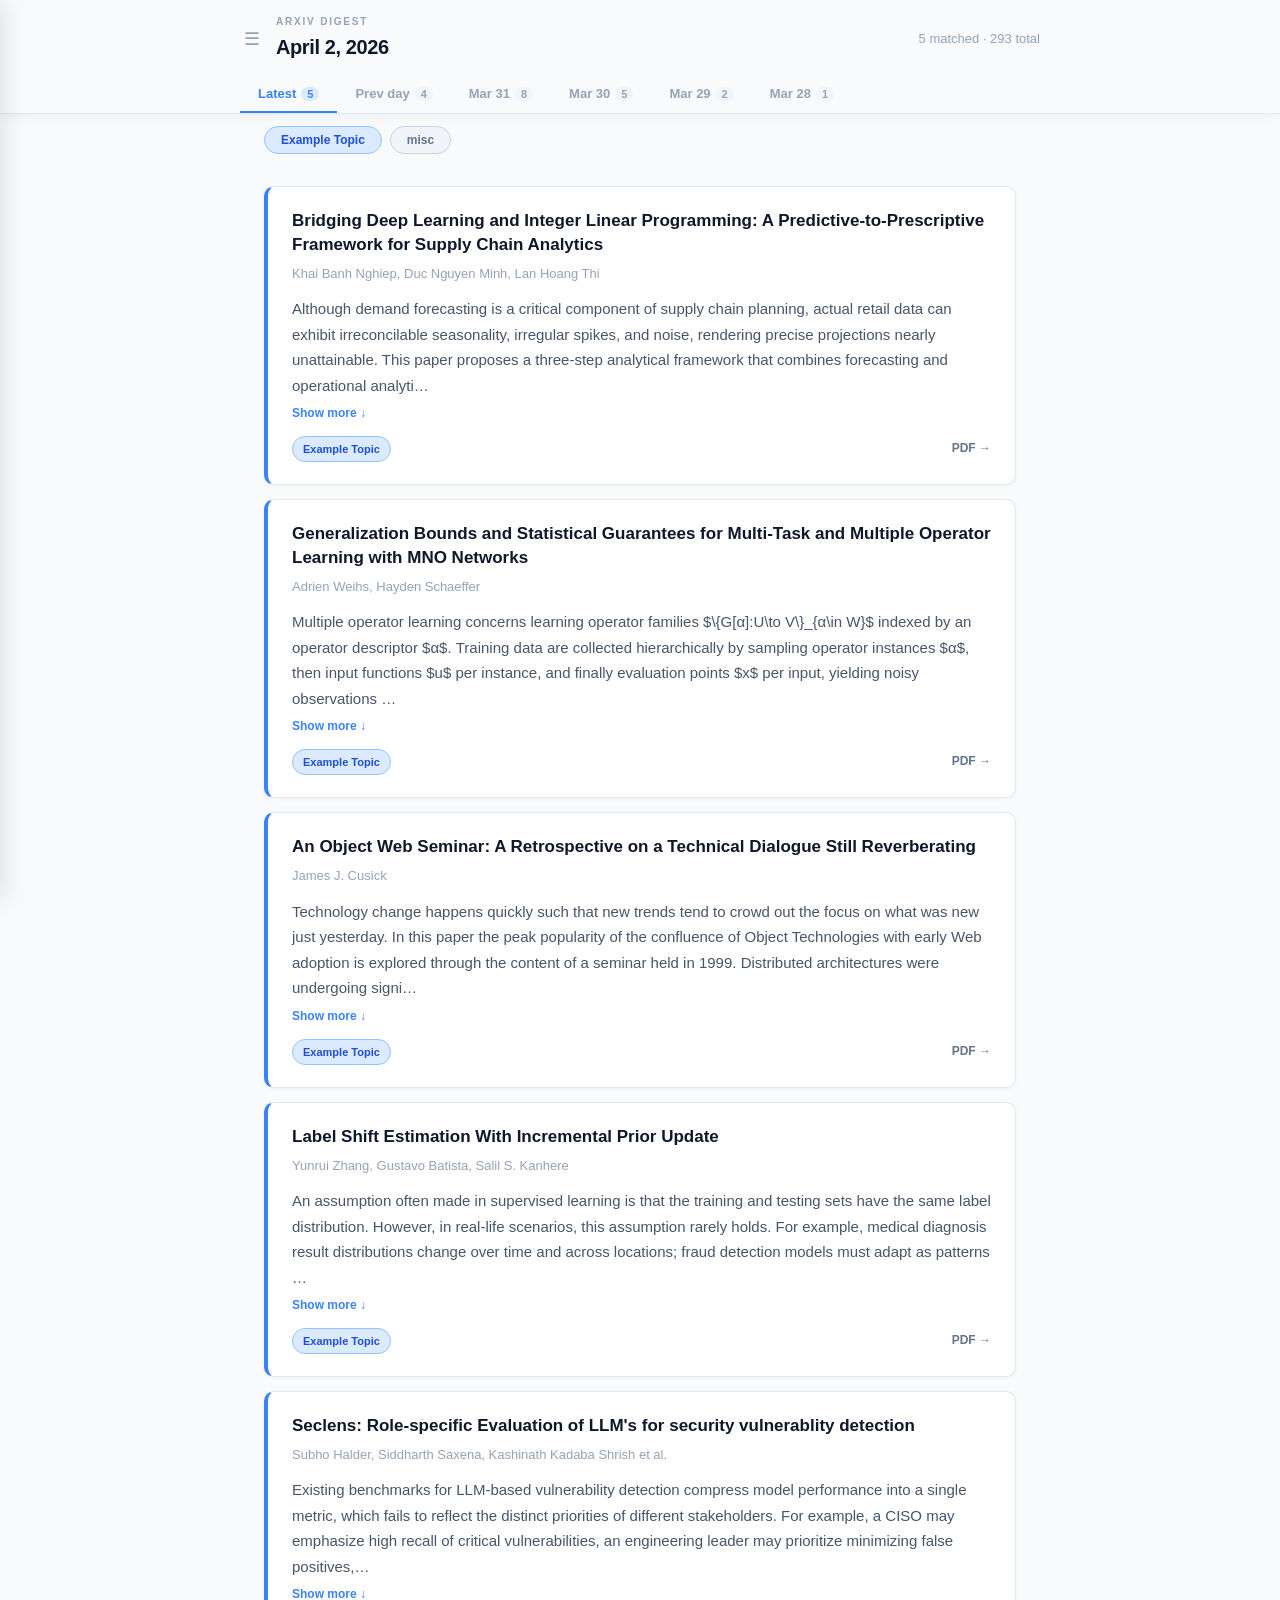
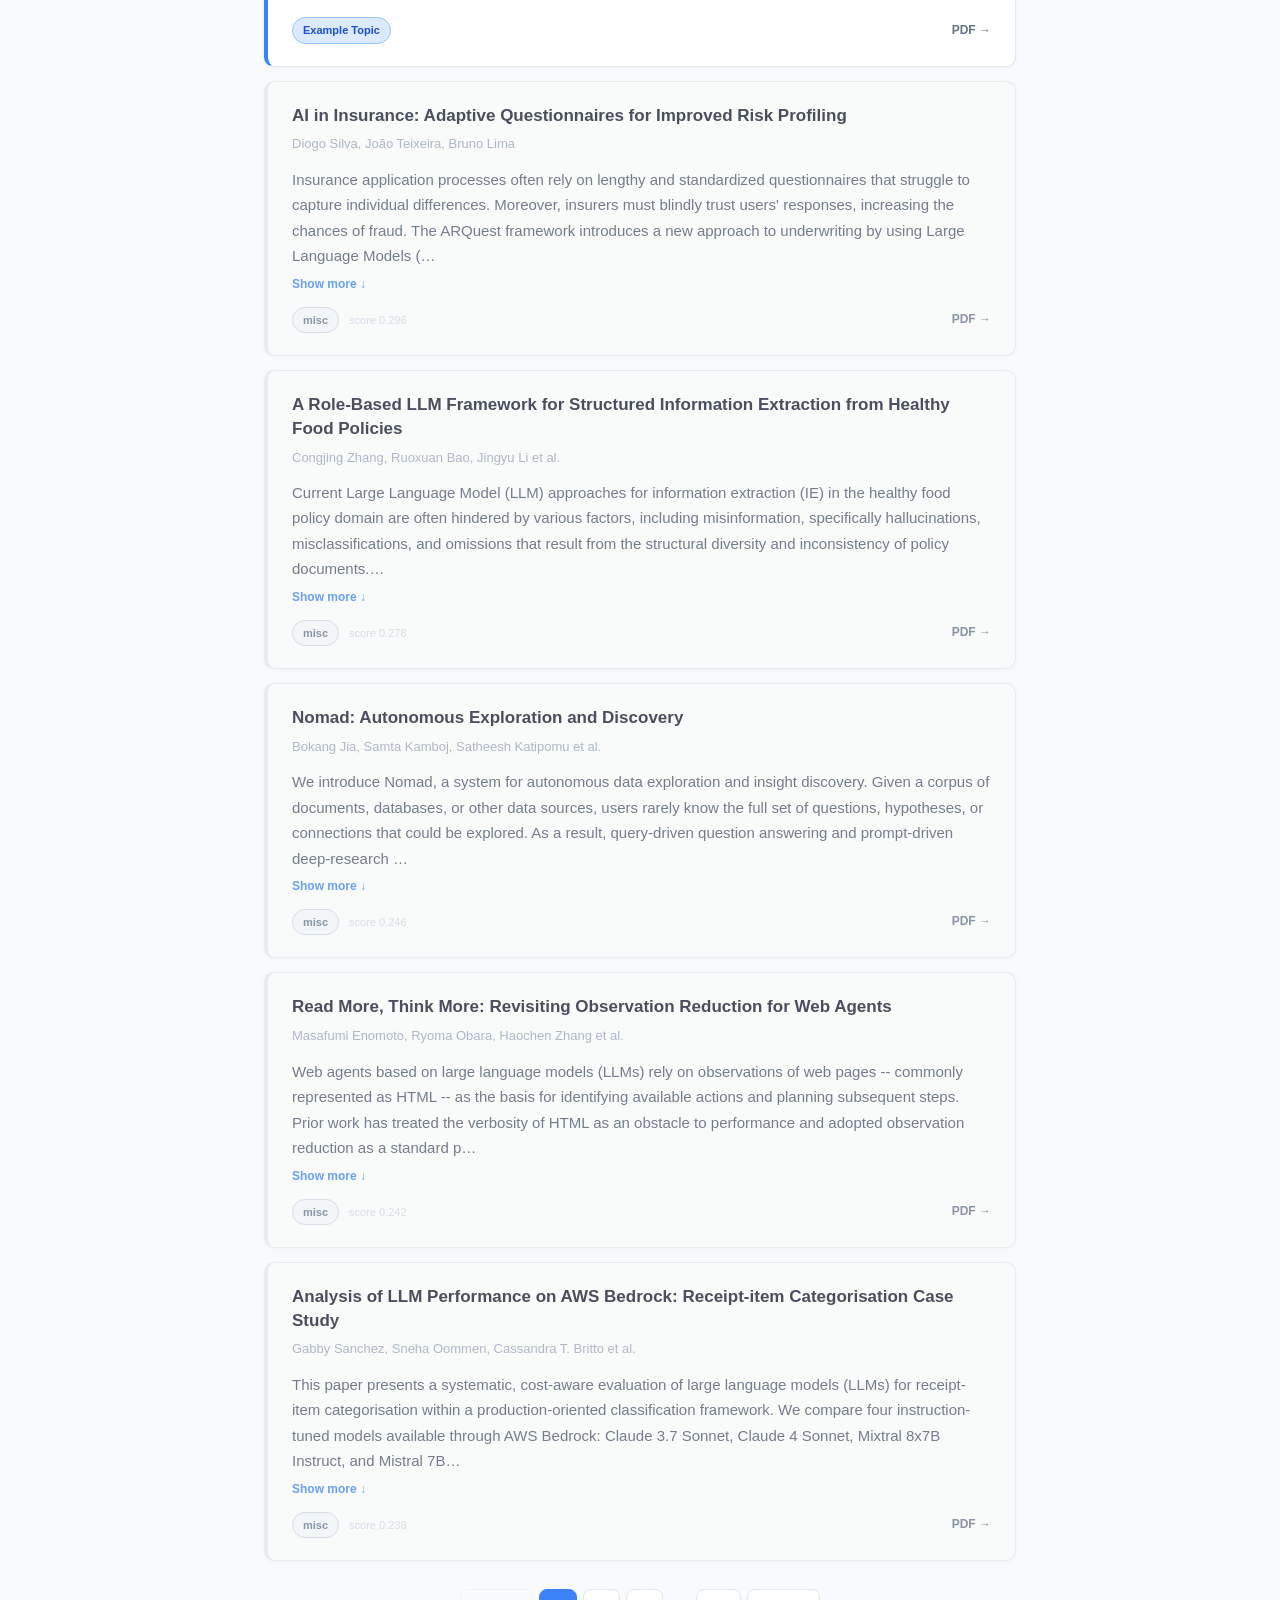
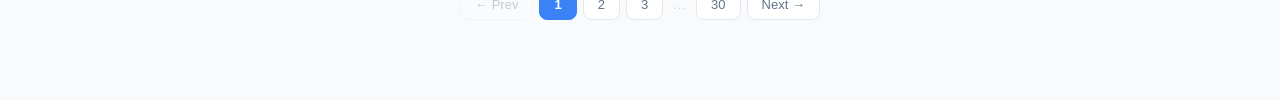
<file: index.html>
<!DOCTYPE html>
<html lang="en">
<head>
  <meta charset="utf-8">
  <meta name="viewport" content="width=device-width,initial-scale=1">
  <title>arXiv Digest</title>
  <link rel="icon" href="data:image/svg+xml,<svg xmlns='http://www.w3.org/2000/svg' viewBox='0 0 100 100'><text y='.9em' font-size='90'>📄</text></svg>">
  <link rel="stylesheet" href="static/global.css">
</head>
<body>

<!-- Sidebar -->
<div class="sidebar-overlay" id="overlay" onclick="DigestDisplay.closeSidebar()"></div>
<div class="sidebar" id="sidebar">
  <div class="sidebar-header">
    <span class="sidebar-title">📅 Browse by Date</span>
    <button class="sidebar-close" onclick="DigestDisplay.closeSidebar()">✕</button>
  </div>
  <div class="sidebar-body" id="calendar-body"></div>
</div>

<!-- Sticky header -->
<div class="sticky-top">
  <div class="header-inner">
    <div class="header-row">
      <button class="hamburger" onclick="DigestDisplay.openSidebar()" title="Browse history">☰</button>
      <div>
        <div class="header-label">arXiv Digest</div>
        <div class="header-title" id="header-title">Loading…</div>
      </div>
      <span class="header-meta" id="meta-count"></span>
    </div>
    <div class="tab-bar" id="tab-bar"></div>
  </div>
</div>

<div class="filter-bar" id="filter-bar"></div>

<div class="content">
  <div id="paper-list"></div>
  <div class="pagination" id="paper-pagination"></div>
</div>

<script src="static/display.js"></script>
<script>
const MAX_TABS = 7;

let daysData     = [];   // [{ date, label, papers[] }]
let activeTab    = 0;
let activeTopics = new Set();
let page         = 1;

// ── Helpers ────────────────────────────────────────────────────────────────
// Dates from filenames are UTC calendar dates (YYYY-MM-DD).
// Parse them explicitly as UTC to avoid browser local-time shifting.
function parseDateUTC(dateStr) {
  const [y, m, d] = dateStr.split("-").map(Number);
  return new Date(Date.UTC(y, m - 1, d));
}

function todayUTCStr() {
  const now = new Date();
  const y = now.getUTCFullYear();
  const m = String(now.getUTCMonth() + 1).padStart(2, "0");
  const d = String(now.getUTCDate()).padStart(2, "0");
  return `${y}-${m}-${d}`;
}

function tabLabel(dateStr, latestStr) {
  const delta = Math.round(
    (parseDateUTC(latestStr) - parseDateUTC(dateStr)) / 86400000
  );
  if (delta === 0) return "Latest";
  if (delta === 1) return "Prev day";
  const d = parseDateUTC(dateStr);
  return d.toLocaleString("en-US", { month: "short", day: "numeric", timeZone: "UTC" });
}

function splitPapers(papers) {
  const matched   = papers.filter(p => p.matched_topics && p.matched_topics.length > 0);
  const unmatched = papers.filter(p => !p.matched_topics || p.matched_topics.length === 0);
  return { matched, unmatched };
}

// ── Boot ───────────────────────────────────────────────────────────────────
async function boot() {
  DigestDisplay.showLoading("paper-list");

  // 1. Fetch available_dates.json
  let datesIndex;
  try {
    const res = await fetch("data/available_dates.json");
    if (!res.ok) throw new Error(`HTTP ${res.status}`);
    datesIndex = await res.json();
  } catch (e) {
    DigestDisplay.showError("paper-list", "No data yet",
      "Run the pipeline locally or wait for the next scheduled build.");
    document.getElementById("header-title").textContent = "arXiv Digest";
    return;
  }

  // 2. Collect up to MAX_TABS most recent dates
  const allDates = [];
  Object.entries(datesIndex.dates).sort().reverse().forEach(([y, months]) => {
    Object.entries(months).sort().reverse().forEach(([m, days]) => {
      days.slice().sort((a, b) => Number(b) - Number(a)).forEach(d => {
        allDates.push(`${y}-${m}-${d}`);
      });
    });
  });

  const recentDates = allDates.slice(0, MAX_TABS);
  const todayStr    = recentDates[0];

  // Update header title with the latest date (UTC)
  const todayDate = parseDateUTC(todayStr);
  document.getElementById("header-title").textContent =
    todayDate.toLocaleDateString("en-US", { year: "numeric", month: "long", day: "numeric", timeZone: "UTC" });
  document.title = `arXiv Digest · ${todayStr}`;

  // 3. Fetch JSON for each recent date in parallel
  const fetched = await Promise.all(
    recentDates.map(async dateStr => {
      try {
        const [y, m, d] = dateStr.split("-");
        const res = await fetch(`data/papers/${y}/${m}/${d}.json`);
        if (!res.ok) return null;
        return await res.json();
      } catch { return null; }
    })
  );

  // 4. Build topic style maps from all matched_topics across all days
  const topicSet = new Set();
  fetched.forEach(day => {
    if (!day) return;
    day.papers.forEach(p => (p.matched_topics || []).forEach(t => topicSet.add(t)));
  });
  const allTopics = [...topicSet, "misc"];
  DigestDisplay.buildTopicStyles(allTopics);
  activeTopics = new Set(allTopics);

  // 5. Build daysData array
  daysData = recentDates.map((dateStr, i) => ({
    date:   dateStr,
    label:  tabLabel(dateStr, todayStr),
    papers: fetched[i] ? fetched[i].papers : [],
  })).filter(d => d.papers.length > 0);

  if (!daysData.length) {
    DigestDisplay.showError("paper-list", "No papers loaded",
      "Data files may be missing or empty.");
    return;
  }

  // 6. Build tabs
  const tabBar = document.getElementById("tab-bar");
  daysData.forEach((day, i) => {
    const { matched } = splitPapers(day.papers);
    const btn = document.createElement("button");
    btn.className = "tab" + (i === 0 ? " active" : "");
    btn.innerHTML = `${day.label}<span class="tab-count">${matched.length}</span>`;
    btn.addEventListener("click", () => {
      activeTab = i; page = 1;
      document.querySelectorAll(".tab").forEach((t, j) =>
        t.classList.toggle("active", j === i));
      render();
    });
    tabBar.appendChild(btn);
  });

  // 7. Build filter chips
  DigestDisplay.buildFilterChips("filter-bar", activeTopics, () => {
    page = 1; render();
  });

  // 8. Build calendar sidebar
  DigestDisplay.buildCalendar(
    datesIndex.dates,
    todayStr,
    dateStr => {
      // If date is one of our tabs, switch to it
      const tabIdx = daysData.findIndex(d => d.date === dateStr);
      if (tabIdx >= 0) {
        activeTab = tabIdx; page = 1;
        document.querySelectorAll(".tab").forEach((t, j) =>
          t.classList.toggle("active", j === tabIdx));
        render(); scrollTo(0, 0);
      } else {
        // Older date — navigate to date.html
        window.location.href = `date.html#${dateStr}`;
      }
    }
  );

  render();
}

// ── Render current tab ─────────────────────────────────────────────────────
function render() {
  const day = daysData[activeTab];
  const { matched, unmatched } = splitPapers(day.papers);
  const tagged   = unmatched.map(p => ({...p, matched_topics: ["misc"]}));
  const combined = [...matched, ...tagged];
  const filtered = combined.filter(p =>
    (p.matched_topics || []).some(t => activeTopics.has(t))
  );

  const matchedCount = filtered.filter(p => !p.matched_topics.includes("misc")).length;
  document.getElementById("meta-count").textContent =
    `${matchedCount} matched · ${filtered.length} total`;

  DigestDisplay.renderList({
    containerId:  "paper-list",
    paginationId: "paper-pagination",
    papers:       filtered,
    page,
    onPage: pg => { page = pg; render(); scrollTo({ top: 0, behavior: "smooth" }); },
  });
}

boot();
</script>
</body>
</html>
</file>
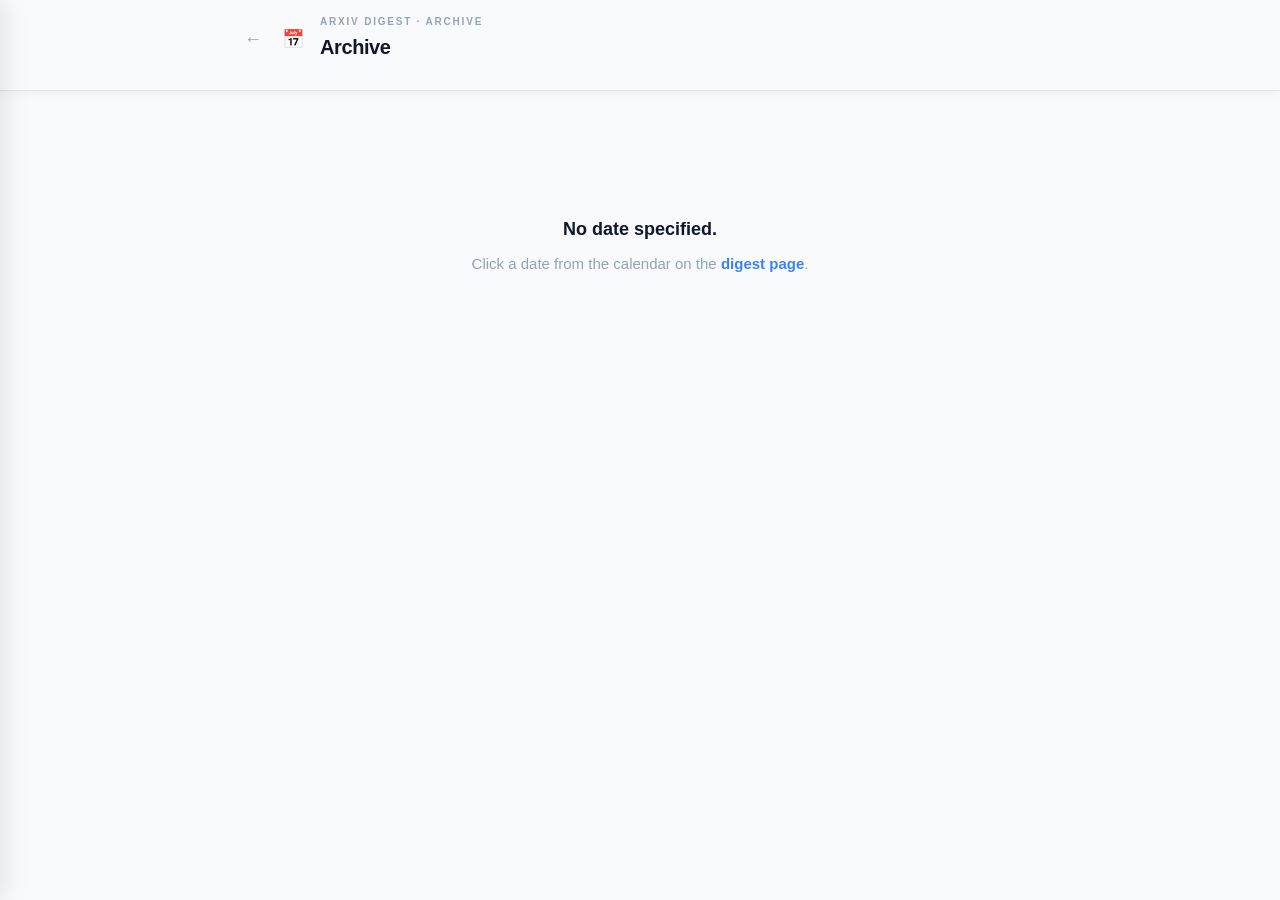
<file: date.html>
<!DOCTYPE html>
<html lang="en">
<head>
  <meta charset="utf-8">
  <meta name="viewport" content="width=device-width,initial-scale=1">
  <title>arXiv Digest · Archive</title>
  <link rel="icon" href="data:image/svg+xml,<svg xmlns='http://www.w3.org/2000/svg' viewBox='0 0 100 100'><text y='.9em' font-size='90'>📄</text></svg>">
  <link rel="stylesheet" href="static/global.css">
</head>
<body>

<!-- Sidebar -->
<div class="sidebar-overlay" id="overlay" onclick="DigestDisplay.closeSidebar()"></div>
<div class="sidebar" id="sidebar">
  <div class="sidebar-header">
    <span class="sidebar-title">📅 Browse by Date</span>
    <button class="sidebar-close" onclick="DigestDisplay.closeSidebar()">✕</button>
  </div>
  <div class="sidebar-body" id="calendar-body"></div>
</div>

<!-- Header -->
<div class="sticky-top">
  <div class="header-inner">
    <div class="header-row" style="padding-bottom: 14px;">
      <a class="back-btn" href="index.html" title="Back to digest">←</a>
      <button class="hamburger" onclick="DigestDisplay.openSidebar()" title="Browse history">📅</button>
      <div>
        <div class="header-label">arXiv Digest · Archive</div>
        <div class="header-title" id="header-title">Loading…</div>
      </div>
      <span class="header-meta" id="meta-count"></span>
    </div>
  </div>
</div>

<div class="filter-bar" id="filter-bar"></div>

<div class="content">
  <div id="paper-list"></div>
  <div class="pagination" id="paper-pagination"></div>
</div>

<script src="static/display.js"></script>
<script>
let activeTopics = new Set();
let page         = 1;
let allPapers    = [];

async function boot() {
  const dateStr = window.location.hash.replace("#", "");

  if (!dateStr || !/^\d{4}-\d{2}-\d{2}$/.test(dateStr)) {
    DigestDisplay.showError("paper-list", "No date specified.",
      'Click a date from the calendar on the <a href="index.html">digest page</a>.');
    document.getElementById("header-title").textContent = "Archive";
    return;
  }

  const d = new Date(Date.UTC(...dateStr.split("-").map(Number).map((v, i) => i === 1 ? v - 1 : v)));
  document.getElementById("header-title").textContent =
    d.toLocaleDateString("en-US", { year: "numeric", month: "long", day: "numeric", timeZone: "UTC" });
  document.title = "arXiv Digest · " + dateStr;

  DigestDisplay.showLoading("paper-list");

  let payload;
  try {
    const parts = dateStr.split("-");
    const res = await fetch("data/papers/" + parts[0] + "/" + parts[1] + "/" + parts[2] + ".json");
    if (!res.ok) throw new Error("HTTP " + res.status);
    payload = await res.json();
  } catch (e) {
    DigestDisplay.showError("paper-list", "No data for " + dateStr + ".",
      "This date may be outside the 3-month archive, or the digest hasn't run yet. <a href=\"index.html\">← Back</a>");
    return;
  }

  allPapers = payload.papers;

  const topicSet = new Set();
  allPapers.forEach(p => (p.matched_topics || []).forEach(t => topicSet.add(t)));
  const allTopics = [...topicSet, "misc"];
  DigestDisplay.buildTopicStyles(allTopics);
  activeTopics = new Set(allTopics);

  DigestDisplay.buildFilterChips("filter-bar", activeTopics, () => {
    page = 1; render();
  });

  // Build calendar from available_dates.json
  try {
    const res = await fetch("data/available_dates.json");
    if (res.ok) {
      const idx = await res.json();
      DigestDisplay.buildCalendar(idx.dates, idx.latest,
        ds => { window.location.href = "date.html#" + ds; });
    }
  } catch (_) { /* calendar optional */ }

  render();
}

function render() {
  const matched   = allPapers.filter(p => p.matched_topics && p.matched_topics.length > 0);
  const unmatched = allPapers.filter(p => !p.matched_topics || p.matched_topics.length === 0);
  const tagged    = unmatched.map(p => ({...p, matched_topics: ["misc"]}));
  const combined  = [...matched, ...tagged];
  const filtered  = combined.filter(p =>
    (p.matched_topics || []).some(t => activeTopics.has(t))
  );

  const matchedCount = filtered.filter(p => !p.matched_topics.includes("misc")).length;
  document.getElementById("meta-count").textContent =
    matchedCount + " matched · " + filtered.length + " total";

  DigestDisplay.renderList({
    containerId:  "paper-list",
    paginationId: "paper-pagination",
    papers:       filtered,
    page,
    onPage: pg => { page = pg; render(); scrollTo({ top: 0, behavior: "smooth" }); },
  });
}

boot();
</script>
</body>
</html>
</file>
<file: static/global.css>
/* ── Reset ── */
*, *::before, *::after { box-sizing: border-box; margin: 0; padding: 0; }

body {
  background: #f8fafc;
  color: #1e293b;
  font-family: -apple-system, BlinkMacSystemFont, 'Segoe UI', sans-serif;
  font-size: 15px;
  line-height: 1.65;
  min-height: 100vh;
  overflow-x: hidden;
}

/* ── Sidebar overlay ── */
.sidebar-overlay {
  display: none; position: fixed; inset: 0;
  background: rgba(0,0,0,0.3); z-index: 200;
  backdrop-filter: blur(2px);
}
.sidebar-overlay.open { display: block; }

/* ── Sidebar panel ── */
.sidebar {
  position: fixed; top: 0; left: 0; bottom: 0;
  width: 300px; background: #fff;
  border-right: 1px solid #e2e8f0;
  box-shadow: 4px 0 24px rgba(0,0,0,0.1);
  z-index: 201; transform: translateX(-100%);
  transition: transform 0.25s cubic-bezier(0.4,0,0.2,1);
  display: flex; flex-direction: column;
}
.sidebar.open { transform: translateX(0); }

.sidebar-header {
  padding: 20px 20px 16px;
  border-bottom: 1px solid #f1f5f9;
  display: flex; align-items: center; justify-content: space-between;
}
.sidebar-title { font-size: 13px; font-weight: 700; color: #0f172a; }
.sidebar-close {
  background: none; border: none; cursor: pointer;
  color: #94a3b8; font-size: 18px; line-height: 1; padding: 2px;
}
.sidebar-close:hover { color: #475569; }
.sidebar-body { flex: 1; overflow-y: auto; padding: 16px 20px 24px; }

/* ── Calendar ── */
.cal-nav {
  display: flex; align-items: center; justify-content: space-between;
  margin-bottom: 12px;
}
.cal-nav-label {
  font-size: 13px; font-weight: 700; color: #0f172a;
}
.cal-nav-btn {
  background: none; border: 1px solid #e2e8f0; border-radius: 6px;
  width: 28px; height: 28px; cursor: pointer;
  font-size: 16px; line-height: 1; color: #64748b;
  display: flex; align-items: center; justify-content: center;
  transition: all 0.15s;
}
.cal-nav-btn:hover:not(:disabled) { border-color: #93c5fd; color: #1d4ed8; background: #eff6ff; }
.cal-nav-btn:disabled { opacity: 0.25; cursor: default; }
.cal-grid { display: grid; grid-template-columns: repeat(7, 1fr); gap: 3px; }
.cal-dow { font-size: 10px; font-weight: 600; color: #cbd5e1; text-align: center; padding: 3px 0; }
.cal-day { font-size: 12px; text-align: center; padding: 5px 2px; border-radius: 6px; color: #cbd5e1; cursor: default; }
.cal-day.has-data { color: #475569; font-weight: 600; cursor: pointer; background: #f8fafc; }
.cal-day.has-data:hover { background: #dbeafe; color: #1d4ed8; }
.cal-day.is-today { background: #3b82f6 !important; color: #fff !important; font-weight: 700; }
.cal-day.is-today:hover { background: #2563eb !important; }
.cal-day.empty { visibility: hidden; }

/* ── Sticky header ── */
.sticky-top {
  position: sticky; top: 0; z-index: 100;
  background: #f8fafc;
  border-bottom: 1px solid #e2e8f0;
  padding: 14px 24px 0;
  box-shadow: 0 2px 12px rgba(0,0,0,0.05);
}
.header-inner { max-width: 800px; margin: 0 auto; }
.header-row { display: flex; align-items: center; gap: 12px; margin-bottom: 12px; }

.hamburger {
  background: none; border: none; cursor: pointer;
  color: #94a3b8; padding: 4px; border-radius: 6px;
  font-size: 18px; line-height: 1; flex-shrink: 0;
  transition: color 0.15s, background 0.15s;
}
.hamburger:hover { color: #475569; background: #f1f5f9; }

.back-btn {
  background: none; border: none; cursor: pointer;
  color: #94a3b8; padding: 4px; border-radius: 6px;
  font-size: 18px; line-height: 1; flex-shrink: 0;
  text-decoration: none;
  transition: color 0.15s, background 0.15s;
}
.back-btn:hover { color: #475569; background: #f1f5f9; }

.header-label {
  font-size: 10px; font-weight: 700; letter-spacing: 0.18em;
  text-transform: uppercase; color: #94a3b8;
}
.header-title { font-size: 20px; font-weight: 700; color: #0f172a; letter-spacing: -0.4px; }
.header-meta { font-size: 13px; color: #94a3b8; margin-left: auto; }

/* ── Tabs (index.html only) ── */
.tab-bar {
  display: flex; gap: 0; overflow-x: auto;
  scrollbar-width: none; margin-top: 4px;
}
.tab-bar::-webkit-scrollbar { display: none; }
.tab {
  padding: 10px 18px; font-size: 13px; font-weight: 600; color: #94a3b8;
  border-bottom: 2px solid transparent; cursor: pointer; white-space: nowrap;
  transition: all 0.15s; user-select: none;
  background: none; border-top: none; border-left: none; border-right: none;
}
.tab:hover { color: #475569; }
.tab.active { color: #3b82f6; border-bottom-color: #3b82f6; }
.tab-count {
  display: inline-block; margin-left: 5px; font-size: 11px; font-weight: 700;
  background: #f1f5f9; color: #94a3b8; padding: 1px 6px;
  border-radius: 999px; vertical-align: middle;
}
.tab.active .tab-count { background: #dbeafe; color: #3b82f6; }

/* ── Filter chips ── */
.filter-bar {
  display: flex; flex-wrap: wrap; gap: 8px;
  padding: 12px 24px; max-width: 800px; margin: 0 auto;
}
.chip {
  cursor: pointer; padding: 6px 16px; border-radius: 999px;
  font-size: 12px; font-weight: 600; border: 1.5px solid;
  transition: all 0.15s; user-select: none;
}
.chip:hover { filter: brightness(0.95); }

/* ── Content ── */
.content { max-width: 800px; margin: 0 auto; padding: 20px 24px 80px; }

/* ── Paper card ── */
.paper {
  border: 1px solid #e2e8f0; border-left: 4px solid #cbd5e1;
  border-radius: 10px; padding: 22px 24px; margin-bottom: 14px;
  background: #fff; box-shadow: 0 1px 4px rgba(0,0,0,0.04);
  transition: box-shadow 0.15s;
}
.paper:hover { box-shadow: 0 4px 16px rgba(0,0,0,0.08); }
.paper.irrelevant { background: #fafafa; opacity: 0.75; }
.paper.irrelevant:hover { opacity: 1; }

.paper-title {
  font-size: 17px; font-weight: 700; color: #0f172a;
  text-decoration: none; line-height: 1.4; display: block; margin-bottom: 6px;
}
.paper-title:hover { color: #3b82f6; }
.paper-authors { font-size: 13px; color: #94a3b8; margin-bottom: 12px; }
.abstract-preview, .abstract-full { font-size: 15px; color: #475569; line-height: 1.7; }
.abstract-full { display: none; }
.expand-btn {
  background: none; border: none; cursor: pointer;
  font-size: 12px; font-weight: 600; color: #3b82f6;
  padding: 0; margin-top: 8px; display: block;
}
.expand-btn:hover { color: #1d4ed8; }
.paper-footer { display: flex; align-items: center; gap: 6px; margin-top: 16px; flex-wrap: wrap; }
.topic-chip { font-size: 11px; font-weight: 600; padding: 3px 10px; border-radius: 999px; border: 1.5px solid; }
.score-badge { font-size: 11px; color: #cbd5e1; margin-left: 4px; }
.pdf-link { margin-left: auto; font-size: 12px; font-weight: 600; color: #64748b; text-decoration: none; }
.pdf-link:hover { color: #3b82f6; }

.backfilled-badge {
  display: inline-block; font-size: 10px; font-weight: 700;
  color: #92400e; background: #fffbeb; border: 1.5px solid #fcd34d;
  border-radius: 999px; padding: 2px 8px; margin-bottom: 8px;
}

.method-badge {
  font-size: 10px; font-weight: 600; padding: 2px 7px;
  border-radius: 999px; border: 1px solid; margin-left: 4px;
}
.method-keyword  { color: #166534; background: #dcfce7; border-color: #86efac; }
.method-semantic { color: #1e40af; background: #dbeafe; border-color: #93c5fd; }

/* ── Pagination ── */
.pagination { display: flex; align-items: center; justify-content: center; gap: 6px; margin-top: 28px; }
.page-btn {
  background: #fff; border: 1px solid #e2e8f0; color: #64748b;
  border-radius: 8px; padding: 7px 14px; font-size: 13px;
  font-weight: 500; cursor: pointer; transition: all 0.15s;
}
.page-btn:hover { border-color: #93c5fd; color: #1d4ed8; background: #eff6ff; }
.page-btn.active { border-color: #3b82f6; background: #3b82f6; color: #fff; font-weight: 700; }
.page-btn:disabled { opacity: 0.35; cursor: default; }
.page-info { font-size: 13px; color: #cbd5e1; padding: 0 4px; }

/* ── State messages ── */
.state { text-align: center; padding: 80px 24px; color: #94a3b8; font-size: 15px; }
.state h2 { font-size: 18px; font-weight: 700; color: #0f172a; margin-bottom: 8px; }
.state p { margin-bottom: 20px; }
.state a { color: #3b82f6; text-decoration: none; font-weight: 600; }

/* ── Loading spinner ── */
.loading {
  text-align: center; padding: 60px 24px; color: #94a3b8;
}
.spinner {
  width: 28px; height: 28px; border: 3px solid #e2e8f0;
  border-top-color: #3b82f6; border-radius: 50%;
  animation: spin 0.7s linear infinite;
  margin: 0 auto 16px;
}
@keyframes spin { to { transform: rotate(360deg); } }

/* ── Mobile ── */
@media (max-width: 600px) {

  /* Header: tighten padding, let meta wrap below title */
  .sticky-top { padding: 10px 14px 0; }
  .header-row { gap: 8px; margin-bottom: 8px; flex-wrap: wrap; }
  .header-title { font-size: 16px; letter-spacing: -0.2px; }
  .header-label { font-size: 9px; }
  .header-meta {
    margin-left: 0;             /* pull off auto so it wraps naturally */
    width: 100%;                /* full row when wrapped */
    font-size: 12px;
    padding-bottom: 6px;
  }

  /* Tabs: smaller tap targets */
  .tab { padding: 8px 12px; font-size: 12px; }
  .tab-count { font-size: 10px; padding: 1px 5px; }

  /* Filter chips */
  .filter-bar { padding: 10px 14px; gap: 6px; }
  .chip { padding: 5px 12px; font-size: 11px; }

  /* Content area */
  .content { padding: 14px 14px 60px; }

  /* Paper cards */
  .paper { padding: 14px 14px; margin-bottom: 10px; border-radius: 8px; }
  .paper-title { font-size: 15px; margin-bottom: 4px; }
  .paper-authors { font-size: 12px; margin-bottom: 8px; }
  .abstract-preview, .abstract-full { font-size: 14px; line-height: 1.65; }
  .expand-btn { font-size: 11px; }
  .paper-footer { gap: 5px; margin-top: 12px; }
  .topic-chip { font-size: 10px; padding: 2px 8px; }
  .pdf-link { font-size: 11px; }

  /* Pagination: smaller buttons, allow wrap */
  .pagination { gap: 4px; flex-wrap: wrap; margin-top: 20px; }
  .page-btn { padding: 6px 10px; font-size: 12px; }

  /* Sidebar: full-width on very small screens */
  .sidebar { width: min(300px, 88vw); }
}
</file>
